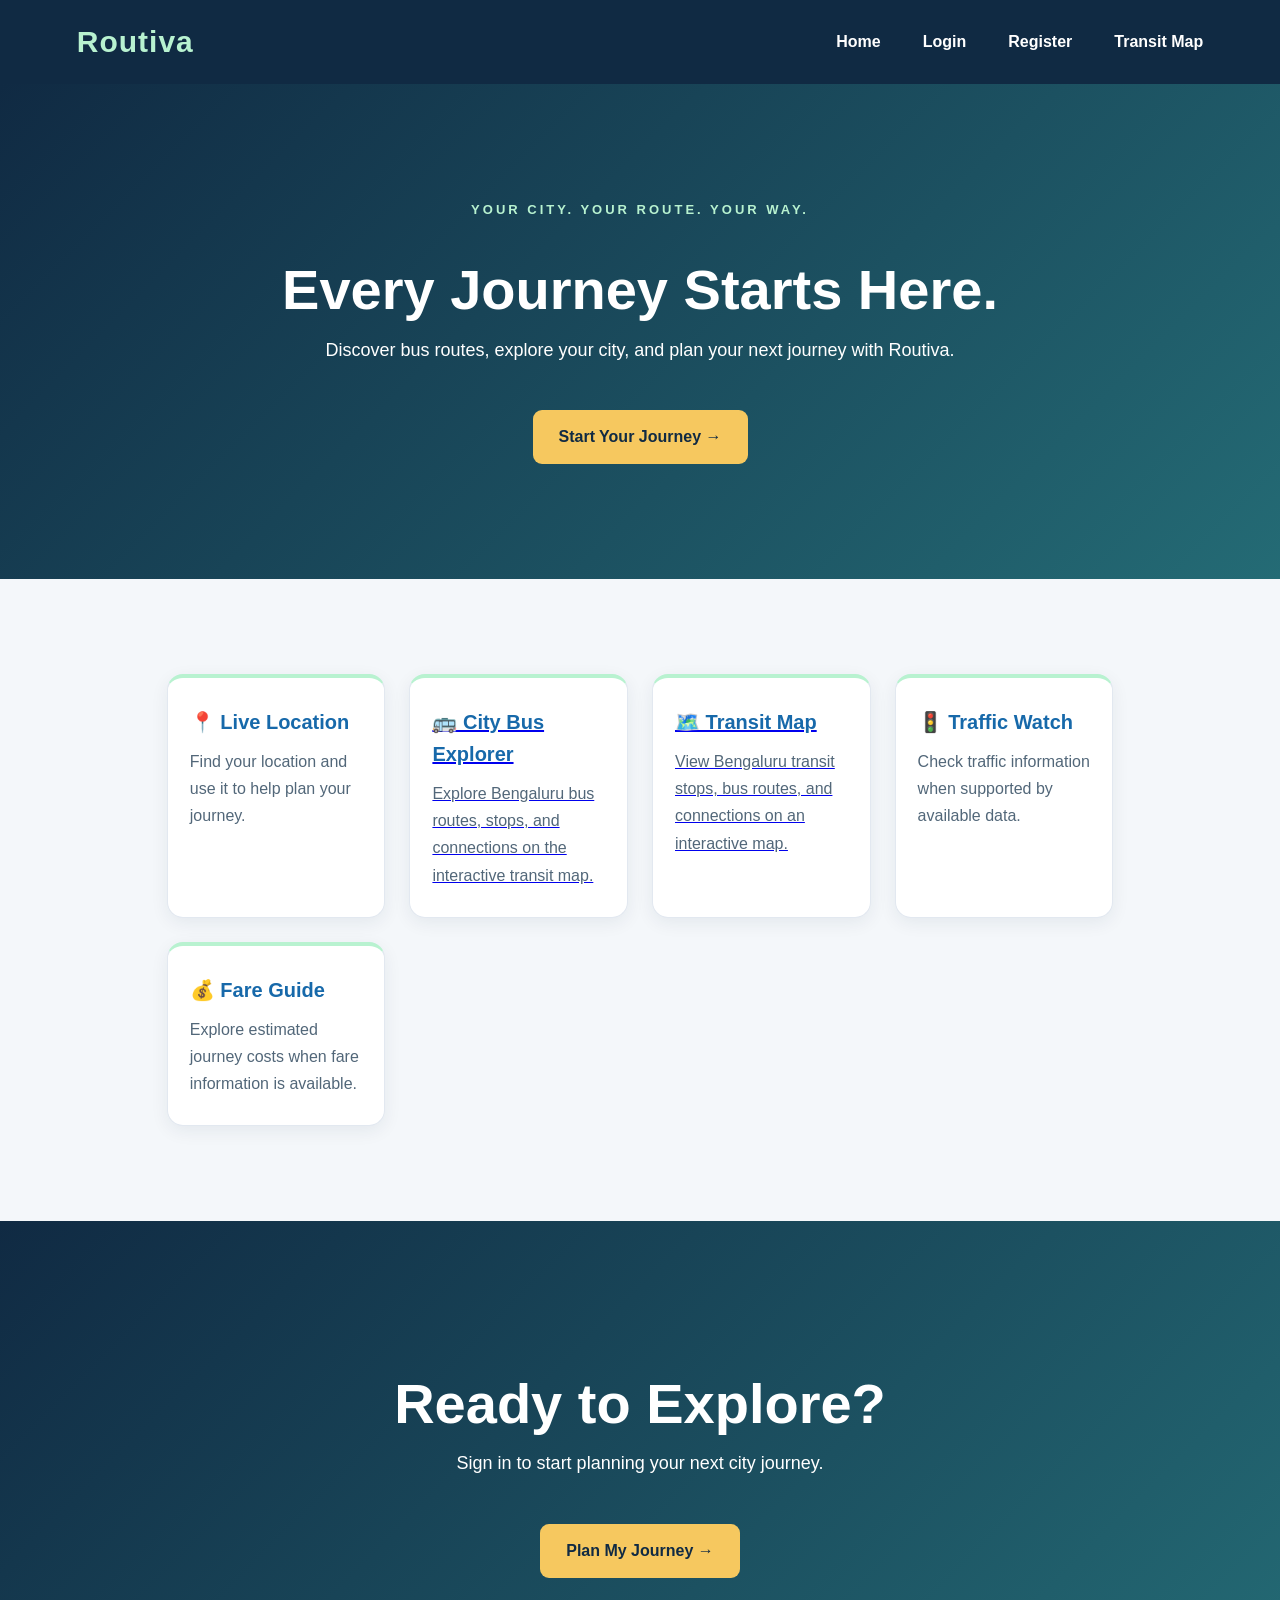
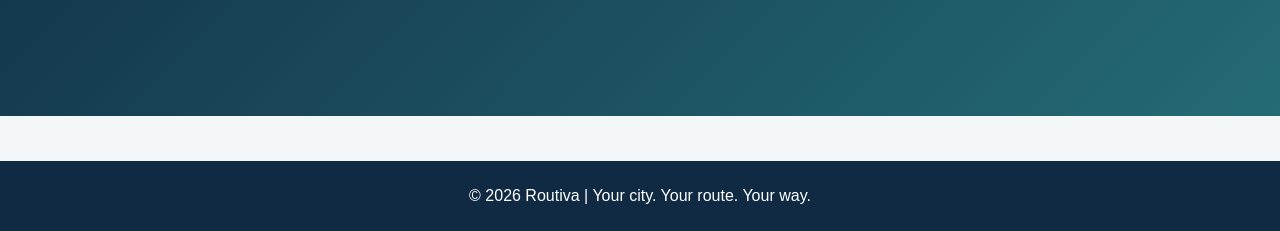
<file: frontend/index.html>
<!DOCTYPE html>
<html lang="en">
<head>
    <meta charset="UTF-8">
    <meta name="viewport" content="width=device-width, initial-scale=1.0">

    <title>Routiva — Smart City Travel</title>

    <link rel="stylesheet" href="css/style.css">
</head>

<body>

    <!-- Header -->
    <header>
        <h1>Routiva</h1>

        <nav>
            <a href="index.html">Home</a>
            <a href="login.html">Login</a>
            <a href="register.html">Register</a>
            <a href="transit-map.html">Transit Map</a>
        </nav>
    </header>

    <!-- Main Content -->
    <main>

        <!-- Hero Section -->
        <section class="hero">
            <p class="hero-tagline">YOUR CITY. YOUR ROUTE. YOUR WAY.</p>

            <h2>Every Journey Starts Here.</h2>

            <p>
                Discover bus routes, explore your city, and plan
                your next journey with Routiva.
            </p>

            <a class="button" href="login.html">
                Start Your Journey →
            </a>
        </section>

        <!-- Features Section -->
        <section class="features">

            <!-- Live Location -->
            <div class="card">
                <h3>📍 Live Location</h3>
                <p>
                    Find your location and use it to help plan
                    your journey.
                </p>
            </div>

            <!-- City Bus Explorer -->
            <a href="transit-map.html" class="card">
                <h3>🚌 City Bus Explorer</h3>
                <p>
                    Explore Bengaluru bus routes, stops,
                    and connections on the interactive transit map.
                </p>
            </a>

            <!-- Transit Map -->
            <a href="transit-map.html" class="card">
                <h3>🗺️ Transit Map</h3>
                <p>
                    View Bengaluru transit stops, bus routes,
                    and connections on an interactive map.
                </p>
            </a>

            <!-- Traffic Watch -->
            <div class="card">
                <h3>🚦 Traffic Watch</h3>
                <p>
                    Check traffic information when supported
                    by available data.
                </p>
            </div>

            <!-- Fare Guide -->
            <div class="card">
                <h3>💰 Fare Guide</h3>
                <p>
                    Explore estimated journey costs when
                    fare information is available.
                </p>
            </div>

        </section>

        <!-- Call to Action -->
        <section class="hero">
            <h2>Ready to Explore?</h2>

            <p>
                Sign in to start planning your next city journey.
            </p>

            <a class="button" href="login.html">
                Plan My Journey →
            </a>
        </section>

    </main>

    <!-- Footer -->
    <footer>
        <p>© 2026 Routiva | Your city. Your route. Your way.</p>
    </footer>

</body>
</html>
</file>
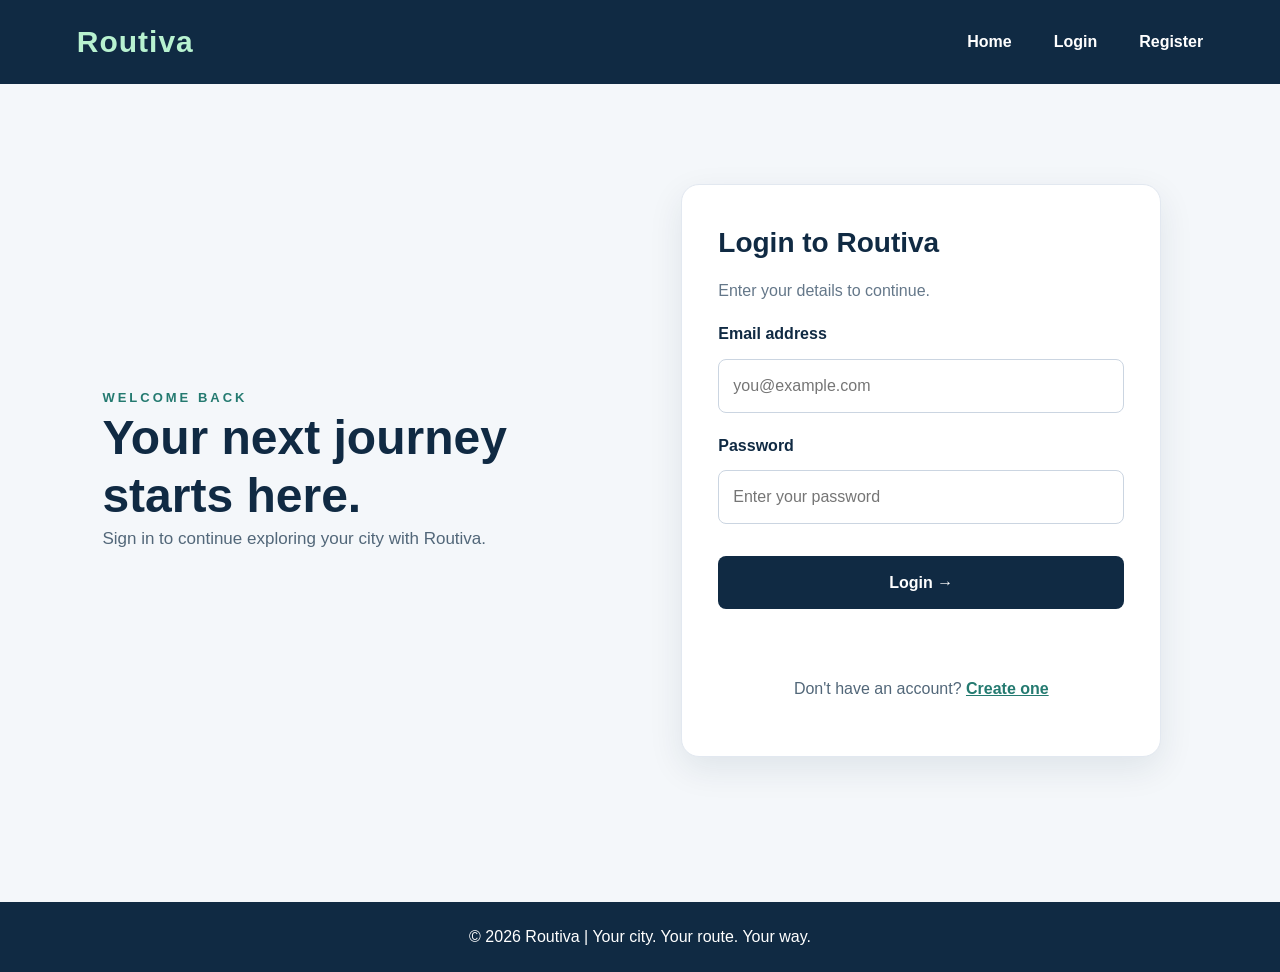
<file: frontend/dashboard.html>
<!DOCTYPE html>
<html lang="en">
<head>
    <meta charset="UTF-8">
    <meta name="viewport" content="width=device-width, initial-scale=1.0">
    <title>Dashboard | Routiva</title>
    <link rel="stylesheet" href="css/style.css">
</head>
<body>

    <header>
        <h1>Routiva</h1>
        <nav>
            <a href="dashboard.html">Dashboard</a>
            <a href="routes.html">Plan Journey</a>
            <a href="index.html" id="logoutLink">Logout</a>
        </nav>
    </header>

    <main class="dashboard-page">
        <section class="dashboard-welcome">
            <p class="hero-tagline">YOUR CITY. YOUR ROUTE. YOUR WAY.</p>
            <h2 id="welcomeMessage">Welcome back!</h2>
            <p>Where would you like to go today?</p>
            <a class="button" href="routes.html">Plan a Journey →</a>
        </section>

        <section class="dashboard-features">
            <a class="dashboard-card" href="routes.html">
                <span>🚌</span>
                <h3>City Bus Explorer</h3>
                <p>Explore available bus routes for your journey.</p>
                <strong>Explore routes →</strong>
            </a>

            <a class="dashboard-card" href="routes.html">
                <span>📍</span>
                <h3>Live Location</h3>
                <p>Use your location to help plan a trip.</p>
                <strong>Plan a trip →</strong>
            </a>

            <a class="dashboard-card" href="routes.html">
                <span>💰</span>
                <h3>Fare Guide</h3>
                <p>View fare estimates when information is available.</p>
                <strong>Check a journey →</strong>
            </a>
        </section>
    </main>

    <footer>
        <p>© 2026 Routiva | Your city. Your route. Your way.</p>
    </footer>

    <script>
       const storedUser = sessionStorage.getItem("localTransportUser");

        if (!storedUser) {
            window.location.href = "login.html";
        } else {
            let userName = "Traveller";

            try {
                const user = JSON.parse(storedUser);
                userName = user.name || user.fullName || user.username || userName;
            } catch (error) {
                userName = storedUser;
            }

            document.getElementById("welcomeMessage").textContent =
                "Welcome back, " + userName + "!";
        }

        document.getElementById("logoutLink").addEventListener("click", function (event) {
            event.preventDefault();
            sessionStorage.removeItem("loggedInUser");
            window.location.href = "login.html";
        });
    </script>

</body>
</html>
</file>
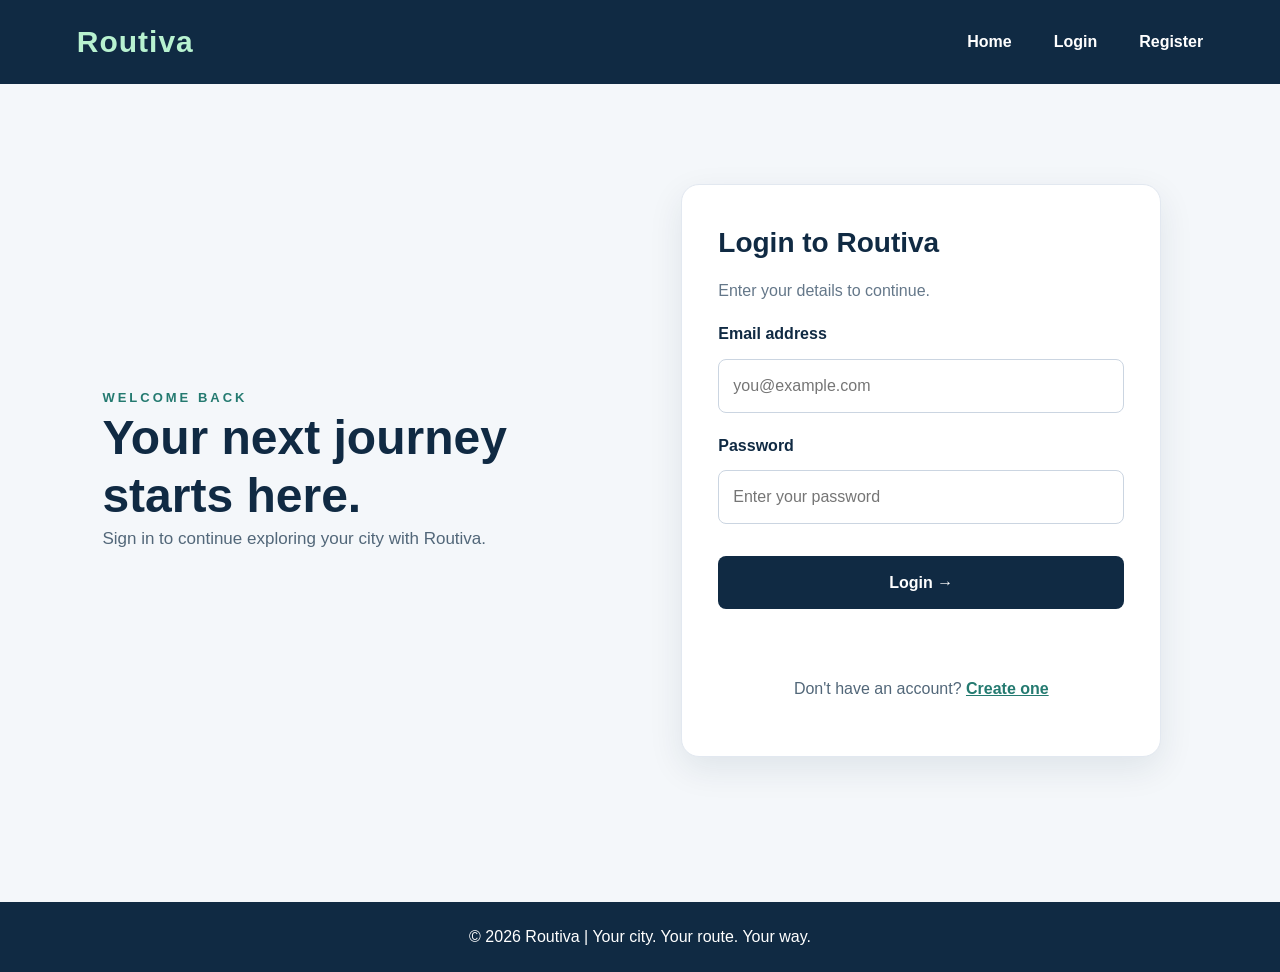
<file: frontend/login.html>
<!DOCTYPE html>
<html lang="en">
<head>
    <meta charset="UTF-8">
    <meta name="viewport" content="width=device-width, initial-scale=1.0">
    <title>Login | Routiva</title>
    <link rel="stylesheet" href="css/style.css">
</head>
<body>

    <header>
        <h1>Routiva</h1>
        <nav>
            <a href="index.html">Home</a>
            <a href="login.html">Login</a>
            <a href="register.html">Register</a>
        </nav>
    </header>

    <main class="auth-page">
        <section class="auth-intro">
            <p class="hero-tagline">WELCOME BACK</p>
            <h2>Your next journey starts here.</h2>
            <p>Sign in to continue exploring your city with Routiva.</p>
        </section>

        <section class="form-container">
            <h2>Login to Routiva</h2>
            <p class="form-subtitle">Enter your details to continue.</p>

            <form id="loginForm">
                <label for="email">Email address</label>
                <input
                    type="email"
                    id="email"
                    name="email"
                    placeholder="you@example.com"
                    autocomplete="email"
                    required
                >

                <label for="password">Password</label>
                <input
                    type="password"
                    id="password"
                    name="password"
                    placeholder="Enter your password"
                    autocomplete="current-password"
                    required
                >

                <button type="submit">Login →</button>
                <p id="message" role="status" aria-live="polite"></p>
            </form>

            <p class="form-switch">
                Don't have an account?
                <a href="register.html">Create one</a>
            </p>
        </section>
    </main>

    <footer>
        <p>© 2026 Routiva | Your city. Your route. Your way.</p>
    </footer>

    <script src="js/auth.js"></script>
</body>
</html>
</file>
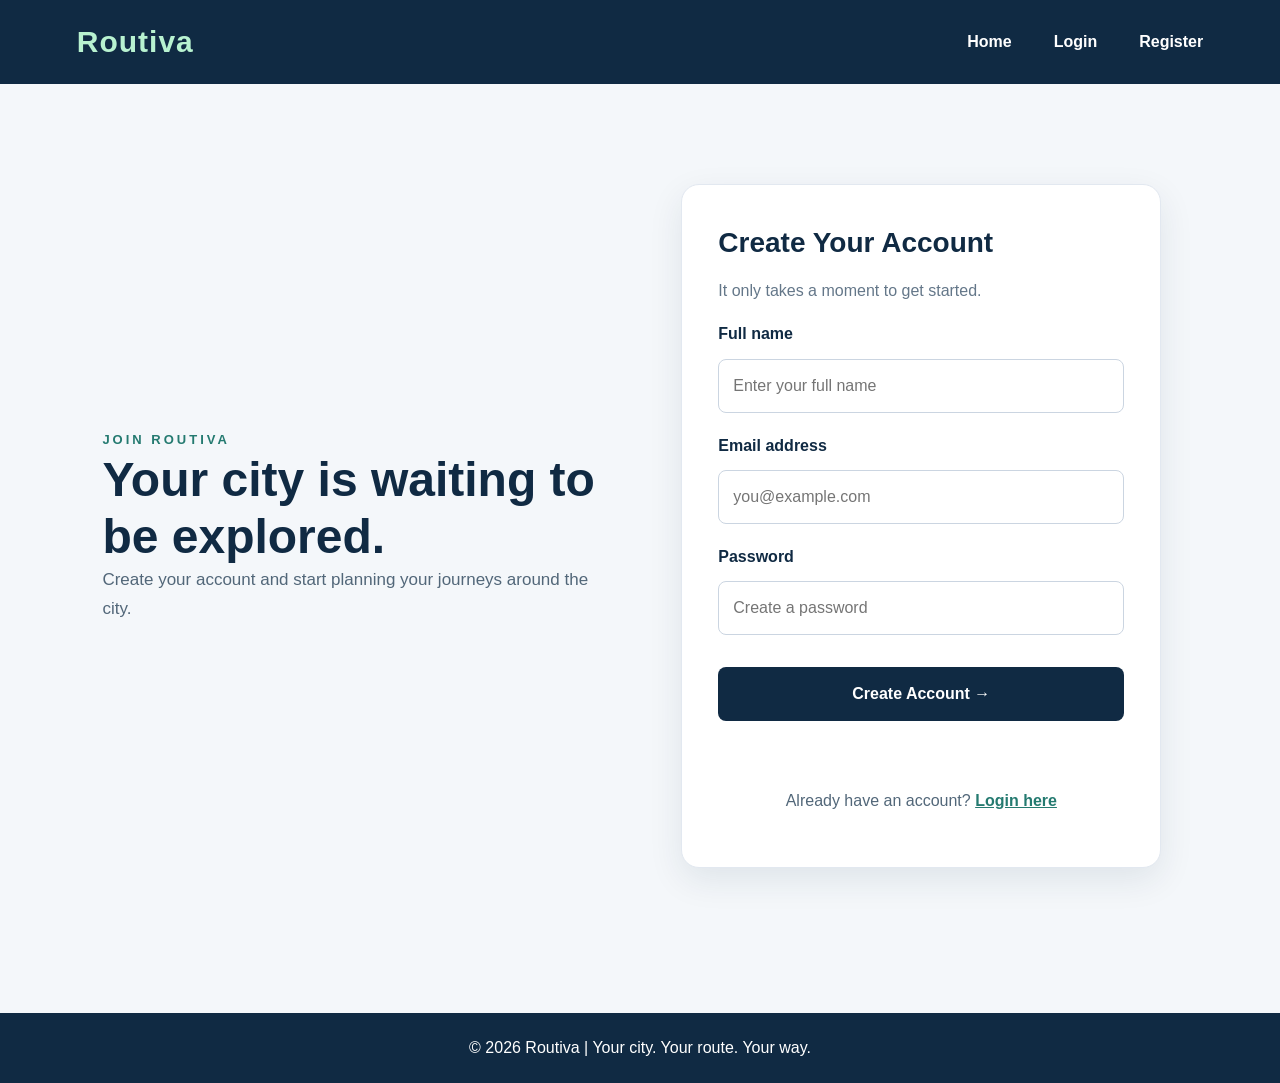
<file: frontend/register.html>
<!DOCTYPE html>
<html lang="en">
<head>
    <meta charset="UTF-8">
    <meta name="viewport" content="width=device-width, initial-scale=1.0">
    <title>Create Account | Routiva</title>
    <link rel="stylesheet" href="css/style.css">
</head>
<body>

    <header>
        <h1>Routiva</h1>
        <nav>
            <a href="index.html">Home</a>
            <a href="login.html">Login</a>
            <a href="register.html">Register</a>
        </nav>
    </header>

    <main class="auth-page">

        <section class="auth-intro">
            <p class="hero-tagline">JOIN ROUTIVA</p>
            <h2>Your city is waiting to be explored.</h2>
            <p>
                Create your account and start planning your journeys
                around the city.
            </p>
        </section>

        <section class="form-container">
            <h2>Create Your Account</h2>
            <p class="form-subtitle">It only takes a moment to get started.</p>

            <form id="registerForm">

                <label for="name">Full name</label>
                <input
                    type="text"
                    id="name"
                    name="name"
                    placeholder="Enter your full name"
                    autocomplete="name"
                    required
                >

                <label for="email">Email address</label>
                <input
                    type="email"
                    id="email"
                    name="email"
                    placeholder="you@example.com"
                    autocomplete="email"
                    required
                >

                <label for="password">Password</label>
                <input
                    type="password"
                    id="password"
                    name="password"
                    placeholder="Create a password"
                    autocomplete="new-password"
                    minlength="6"
                    required
                >

                <button type="submit">Create Account →</button>

                <p id="message" role="status" aria-live="polite"></p>
            </form>

            <p class="form-switch">
                Already have an account?
                <a href="login.html">Login here</a>
            </p>
        </section>

    </main>

    <footer>
        <p>© 2026 Routiva | Your city. Your route. Your way.</p>
    </footer>

    <script src="js/auth.js"></script>
</body>
</html>
</file>
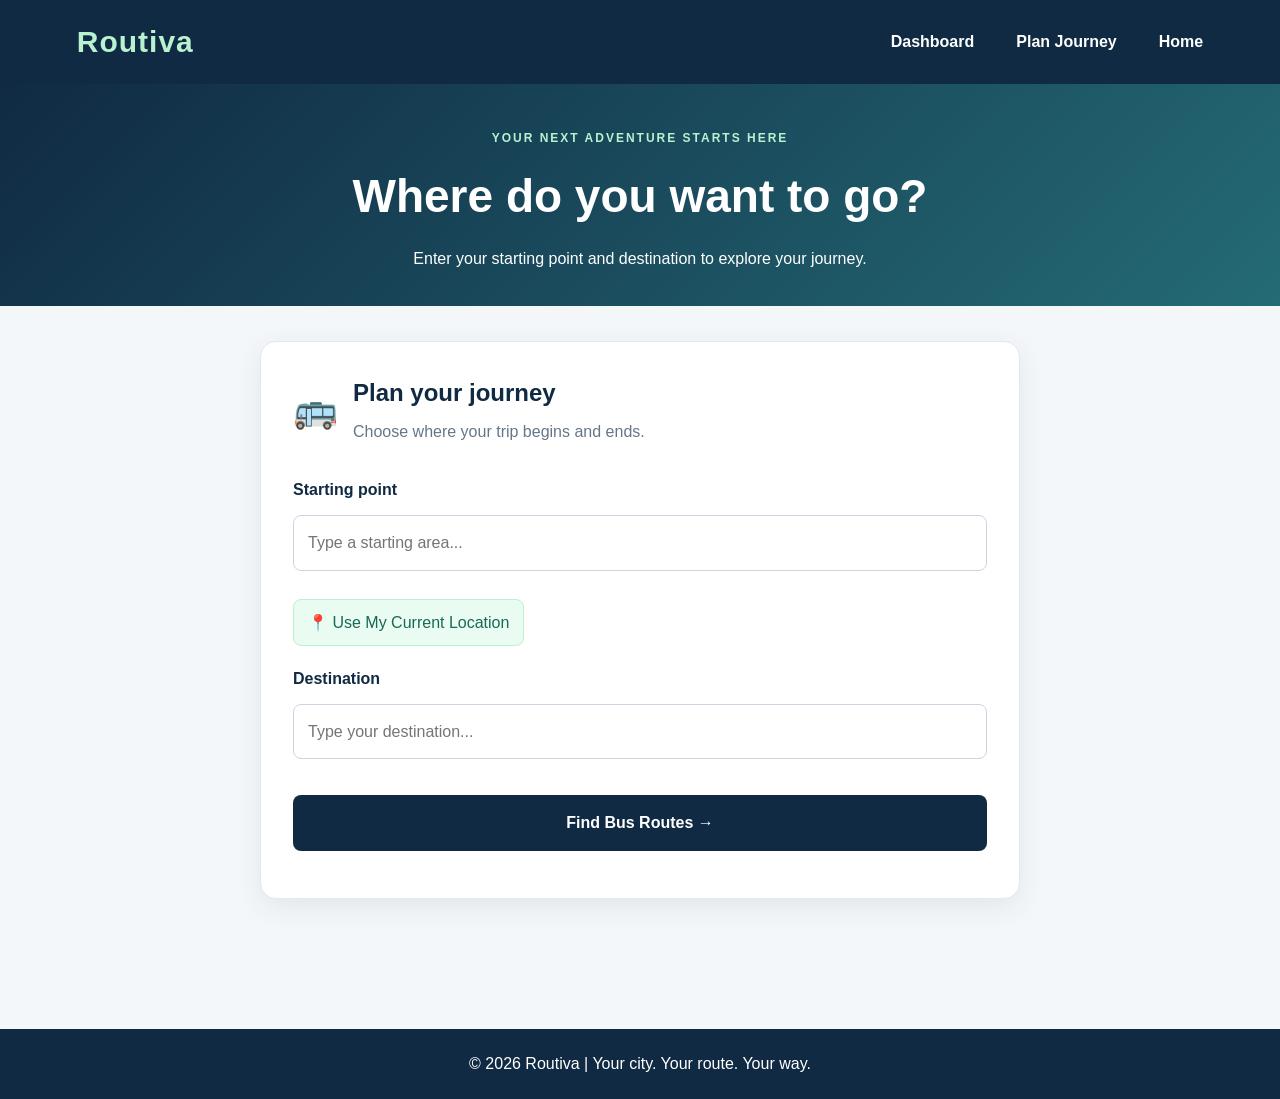
<file: frontend/routes.html>
<!DOCTYPE html>
<html lang="en">
<head>
    <meta charset="UTF-8">
    <meta name="viewport" content="width=device-width, initial-scale=1.0">
    <title>Plan Your Journey | Routiva</title>
    <link rel="stylesheet" href="css/style.css">
</head>

<body>
    <header>
        <h1>Routiva</h1>
        <nav>
            <a href="dashboard.html">Dashboard</a>
            <a href="routes.html">Plan Journey</a>
            <a href="index.html">Home</a>
        </nav>
    </header>

    <main class="journey-page">

        <section class="journey-intro">
            <p class="hero-tagline">YOUR NEXT ADVENTURE STARTS HERE</p>
            <h2>Where do you want to go?</h2>
            <p>Enter your starting point and destination to explore your journey.</p>
        </section>

        <section class="journey-panel">
            <div class="journey-heading">
                <span class="journey-icon">🚌</span>
                <div>
                    <h3>Plan your journey</h3>
                    <p>Choose where your trip begins and ends.</p>
                </div>
            </div>

            <form id="journeyForm">

                <label for="start">Starting point</label>
                <input
                    type="text"
                    id="start"
                    name="start"
                    placeholder="Type a starting area..."
                    list="placeSuggestions"
                    autocomplete="off"
                    required
                >

                <button type="button" id="locationButton">
                    📍 Use My Current Location
                </button>

                <label for="destination">Destination</label>
                <input
                    type="text"
                    id="destination"
                    name="destination"
                    placeholder="Type your destination..."
                    list="placeSuggestions"
                    autocomplete="off"
                    required
                >

                <datalist id="placeSuggestions">
                    <option value="Majestic"></option>
                    <option value="Marathahalli"></option>
                    <option value="Margodi"></option>
                    <option value="Electronic City"></option>
                    <option value="Whitefield"></option>
                    <option value="Hebbal"></option>
                    <option value="Indiranagar"></option>
                    <option value="Koramangala"></option>
                    <option value="Silk Board"></option>
                    <option value="KR Market"></option>
                </datalist>

                <button class="button journey-submit" type="submit">
                    Find Bus Routes →
                </button>

            </form>

            <p id="journeyMessage" role="status" aria-live="polite"></p>
        </section>

    </main>

    <footer>
        <p>© 2026 Routiva | Your city. Your route. Your way.</p>
    </footer>

    <script src="js/routes.js"></script>
</body>
</html>
</file>
<file: frontend/css/style.css>
* {
    margin: 0;
    padding: 0;
    box-sizing: border-box;
}

body {
    font-family: Arial, sans-serif;
    background-color: #f3f6fb;
    color: #243047;
    line-height: 1.6;
}

header {
    background-color: #123b67;
    color: white;
    padding: 20px 7%;
    display: flex;
    justify-content: space-between;
    align-items: center;
    flex-wrap: wrap;
    gap: 12px;
}

header h1 {
    font-size: 26px;
}

nav a {
    color: white;
    text-decoration: none;
    margin-left: 20px;
    font-weight: bold;
}

nav a:hover {
    color: #ffd166;
}

.hero {
    text-align: center;
    padding: 85px 20px;
    background: linear-gradient(135deg, #123b67, #2879b9);
    color: white;
}

.hero h2 {
    font-size: 38px;
    margin-bottom: 15px;
}

.hero p {
    max-width: 600px;
    margin: 0 auto 25px;
}

.button {
    display: inline-block;
    background-color: #ffd166;
    color: #123b67;
    padding: 12px 25px;
    border-radius: 7px;
    text-decoration: none;
    font-weight: bold;
}

.button:hover {
    background-color: white;
}

.features {
    max-width: 1100px;
    margin: 40px auto;
    padding: 0 20px;
    display: grid;
    grid-template-columns: repeat(2, minmax(0, 1fr));
    gap: 22px;
}

.card {
    background-color: white;
    padding: 28px;
    border-radius: 12px;
    box-shadow: 0 4px 14px rgba(0, 0, 0, 0.08);
}

.card h3 {
    color: #1769aa;
    margin-bottom: 10px;
}

footer {
    background-color: #123b67;
    color: white;
    text-align: center;
    padding: 18px;
    margin-top: 45px;
}

@media (max-width: 600px) {
    header {
        flex-direction: column;
        text-align: center;
    }

    nav a {
        margin: 0 8px;
    }

    .hero h2 {
        font-size: 29px;
    }

    .features {
        grid-template-columns: 1fr;
    }
}
/* Form styling */
.form-container {
    max-width: 520px;
    margin: 45px auto;
    padding: 30px;
    background: white;
    border-radius: 12px;
    box-shadow: 0 4px 14px rgba(0, 0, 0, 0.08);
}

.form-container h2 {
    margin-bottom: 12px;
    color: #123b67;
}

.form-container p {
    margin-bottom: 18px;
}

form {
    display: flex;
    flex-direction: column;
    gap: 10px;
}

form label {
    font-weight: bold;
}

form input {
    padding: 12px;
    border: 1px solid #cbd5e1;
    border-radius: 6px;
    font: inherit;
    margin-bottom: 8px;
}

form input:focus {
    outline: 2px solid #2879b9;
    border-color: #2879b9;
}

form button {
    cursor: pointer;
    border: none;
    font: inherit;
    margin-top: 8px;
}

#message,
#journeyMessage {
    margin-top: 15px;
}

#routeResults {
    margin-top: 24px;
}

@media (max-width: 600px) {
    .form-container {
        margin: 25px 15px;
        padding: 22px;
    }
}

/* Routiva modern homepage theme */
body {
    background-color: #F4F7FA;
    color: #102A43;
    font-family: "Segoe UI", Arial, sans-serif;
}

header {
    background-color: #102A43;
    color: white;
    padding: 20px 5%;
}

header h1 {
    color: #B8F2D0;
}

.hero {
    background: linear-gradient(135deg, #102A43, #246B75);
    color: white;
    padding: 70px 5%;
    text-align: center;
}

.hero h2 {
    font-size: 42px;
    margin-bottom: 15px;
}

button,
.hero a {
    background-color: #F6C85F;
    color: #102A43;
    padding: 12px 22px;
    border: none;
    border-radius: 8px;
    font-weight: bold;
    cursor: pointer;
    text-decoration: none;
    transition: 0.2s ease;
}

button:hover,
.hero a:hover {
    background-color: #B8F2D0;
    transform: translateY(-2px);
}

.card {
    background-color: white;
    border-radius: 14px;
    padding: 24px;
    box-shadow: 0 5px 18px rgba(16, 42, 67, 0.08);
    transition: transform 0.2s ease, box-shadow 0.2s ease;
}

.card:hover {
    transform: translateY(-5px);
    box-shadow: 0 10px 24px rgba(16, 42, 67, 0.14);
}

/* ===== Routiva Full-Screen Homepage Layout ===== */

html {
    min-height: 100%;
    scroll-behavior: smooth;
}

body {
    margin: 0;
    min-height: 100vh;
    background: #F4F7FA;
    color: #102A43;
    font-family: "Segoe UI", Arial, sans-serif;
}

/* Header */
header {
    display: flex;
    justify-content: space-between;
    align-items: center;
    flex-wrap: wrap;
    gap: 16px;
    padding: 18px 6%;
    background: #102A43;
    color: white;
}

header h1 {
    margin: 0;
    color: #B8F2D0;
    font-size: 30px;
    letter-spacing: 1px;
}

nav {
    display: flex;
    flex-wrap: wrap;
    gap: 22px;
}

nav a {
    color: white;
    text-decoration: none;
    font-weight: 600;
    transition: color 0.2s ease;
}

nav a:hover {
    color: #B8F2D0;
}

/* Main content */
main {
    width: 100%;
}

/* Hero sections */
.hero {
    box-sizing: border-box;
    min-height: 55vh;
    padding: 75px 8%;
    display: flex;
    flex-direction: column;
    align-items: center;
    justify-content: center;
    text-align: center;
    background: linear-gradient(135deg, #102A43, #246B75);
    color: white;
}

.hero h2 {
    max-width: 850px;
    margin: 12px 0;
    font-size: clamp(32px, 5vw, 56px);
    line-height: 1.15;
}

.hero p {
    max-width: 650px;
    font-size: 18px;
    line-height: 1.7;
}

.hero .hero-tagline {
    color: #B8F2D0;
    font-size: 13px;
    font-weight: bold;
    letter-spacing: 3px;
}

.hero .button {
    display: inline-block;
    margin-top: 20px;
    padding: 14px 26px;
    border-radius: 9px;
    background: #F6C85F;
    color: #102A43;
    text-decoration: none;
    font-weight: bold;
    transition: transform 0.2s ease,
                background 0.2s ease;
}

.hero .button:hover {
    background: #B8F2D0;
    transform: translateY(-3px);
}

/* Feature cards */
.features {
    box-sizing: border-box;
    display: grid;
    grid-template-columns: repeat(4, minmax(0, 1fr));
    gap: 24px;
    padding: 55px 6%;
}

.card {
    background: white;
    border: 1px solid #E2E8F0;
    border-radius: 16px;
    padding: 28px 22px;
    box-shadow: 0 5px 18px rgba(16, 42, 67, 0.07);
    transition: transform 0.2s ease,
                box-shadow 0.2s ease;
}

.card h3 {
    margin-top: 0;
    font-size: 20px;
}

.card p {
    color: #526779;
    line-height: 1.7;
}

.card:hover {
    transform: translateY(-6px);
    box-shadow: 0 12px 28px rgba(16, 42, 67, 0.13);
}

/* Footer */
footer {
    padding: 22px 6%;
    background: #102A43;
    color: white;
    text-align: center;
}

footer p {
    margin: 0;
}

/* Tablets */
@media (max-width: 1000px) {
    .features {
        grid-template-columns: repeat(2, minmax(0, 1fr));
    }
}

/* Phones */
@media (max-width: 600px) {
    header {
        flex-direction: column;
        text-align: center;
    }

    nav {
        justify-content: center;
        gap: 16px;
    }

    .hero {
        min-height: 45vh;
        padding: 50px 6%;
    }

    .hero h2 {
        font-size: 34px;
    }

    .features {
        grid-template-columns: 1fr;
        padding: 30px 6%;
        gap: 18px;
    }
}

/* ===== Routiva Login Page ===== */

.auth-page {
    min-height: 75vh;
    display: grid;
    grid-template-columns: 1fr 1fr;
    align-items: center;
    gap: 50px;
    padding: 55px 8%;
    box-sizing: border-box;
    background: #F4F7FA;
}

.auth-intro h2 {
    font-size: clamp(32px, 4vw, 48px);
    line-height: 1.2;
    color: #102A43;
}

.auth-intro p {
    color: #526779;
    font-size: 17px;
    line-height: 1.7;
}

.auth-intro .hero-tagline {
    color: #247A70;
    font-size: 13px;
    font-weight: bold;
    letter-spacing: 3px;
}

.form-container {
    width: 100%;
    max-width: 480px;
    box-sizing: border-box;
    justify-self: center;
    padding: 36px;
    background: white;
    border: 1px solid #E2E8F0;
    border-radius: 18px;
    box-shadow: 0 12px 35px rgba(16, 42, 67, 0.09);
}

.form-container h2 {
    margin-top: 0;
    color: #102A43;
    font-size: 28px;
}

.form-subtitle {
    color: #647789;
    margin-bottom: 25px;
}

.form-container form {
    display: flex;
    flex-direction: column;
    gap: 12px;
}

.form-container label {
    font-weight: 600;
    color: #102A43;
}

.form-container input {
    width: 100%;
    box-sizing: border-box;
    padding: 13px 14px;
    border: 1px solid #CBD5E1;
    border-radius: 8px;
    font-size: 16px;
    background: #FFFFFF;
}

.form-container input:focus {
    outline: 2px solid #247A70;
    border-color: #247A70;
}

.form-container button {
    margin-top: 12px;
    padding: 14px;
    border: none;
    border-radius: 8px;
    background: #102A43;
    color: white;
    font-size: 16px;
    font-weight: bold;
    cursor: pointer;
    transition: background 0.2s ease;
}

.form-container button:hover {
    background: #247A70;
}

.form-switch {
    margin-top: 22px;
    color: #526779;
    text-align: center;
}

.form-switch a {
    color: #247A70;
    font-weight: bold;
}

@media (max-width: 750px) {
    .auth-page {
        grid-template-columns: 1fr;
        gap: 20px;
        padding: 35px 6%;
    }

    .auth-intro {
        text-align: center;
    }

    .form-container {
        padding: 25px;
    }
}

/* ===== Routiva Dashboard ===== */

.dashboard-page {
    min-height: 75vh;
    background: #F4F7FA;
}

.dashboard-welcome {
    padding: 65px 7%;
    background: linear-gradient(135deg, #102A43, #246B75);
    color: white;
}

.dashboard-welcome .hero-tagline {
    color: #B8F2D0;
    font-size: 13px;
    font-weight: bold;
    letter-spacing: 3px;
}

.dashboard-welcome h2 {
    font-size: clamp(32px, 5vw, 52px);
    margin: 15px 0;
}

.dashboard-welcome p {
    line-height: 1.7;
}

.dashboard-welcome .button {
    display: inline-block;
    margin-top: 15px;
    padding: 14px 24px;
    background: #F6C85F;
    color: #102A43;
    border-radius: 8px;
    text-decoration: none;
    font-weight: bold;
}

.dashboard-features {
    display: grid;
    grid-template-columns: repeat(3, minmax(0, 1fr));
    gap: 24px;
    padding: 45px 6%;
}

.dashboard-card {
    display: block;
    padding: 28px;
    background: white;
    border: 1px solid #E2E8F0;
    border-radius: 16px;
    color: #102A43;
    text-decoration: none;
    box-shadow: 0 5px 18px rgba(16, 42, 67, 0.07);
    transition: transform 0.2s ease, box-shadow 0.2s ease;
}

.dashboard-card:hover {
    transform: translateY(-5px);
    box-shadow: 0 12px 25px rgba(16, 42, 67, 0.12);
}

.dashboard-card span {
    font-size: 32px;
}

.dashboard-card p {
    color: #526779;
    line-height: 1.6;
}

.dashboard-card strong {
    color: #247A70;
}

@media (max-width: 750px) {
    .dashboard-features {
        grid-template-columns: 1fr;
    }
}

/* ===== Routiva Journey Page ===== */

.journey-page {
    min-height: 80vh;
    background: #F4F7FA;
    padding-bottom: 50px;
}

.journey-intro {
    padding: 45px 7% 35px;
    text-align: center;
    background: linear-gradient(135deg, #102A43, #246B75);
    color: white;
}

.journey-intro .hero-tagline {
    color: #B8F2D0;
    font-size: 12px;
    font-weight: bold;
    letter-spacing: 2px;
}

.journey-intro h2 {
    margin: 12px 0;
    font-size: clamp(30px, 4vw, 46px);
}

.journey-intro p {
    line-height: 1.6;
}

.journey-panel {
    width: min(760px, 88%);
    box-sizing: border-box;
    margin: 35px auto;
    padding: 32px;
    background: white;
    border: 1px solid #E2E8F0;
    border-radius: 16px;
    box-shadow: 0 8px 28px rgba(16, 42, 67, 0.08);
}

.journey-heading {
    display: flex;
    align-items: center;
    gap: 15px;
    margin-bottom: 25px;
}

.journey-icon {
    font-size: 36px;
}

.journey-heading h3 {
    margin: 0 0 6px;
    font-size: 24px;
}

.journey-heading p {
    margin: 0;
    color: #647789;
}

#journeyForm {
    display: flex;
    flex-direction: column;
    gap: 12px;
}

#journeyForm label {
    margin-top: 8px;
    font-weight: 600;
    color: #102A43;
}

#journeyForm input {
    width: 100%;
    box-sizing: border-box;
    padding: 14px;
    border: 1px solid #CBD5E1;
    border-radius: 8px;
    font-size: 16px;
}

#journeyForm input:focus {
    outline: 2px solid #247A70;
    border-color: #247A70;
}

#locationButton {
    align-self: flex-start;
    padding: 10px 14px;
    border: 1px solid #B8F2D0;
    border-radius: 8px;
    background: #EAFBF2;
    color: #176B55;
    cursor: pointer;
}

#journeyForm .journey-submit {
    margin-top: 16px;
    padding: 15px;
    border: none;
    border-radius: 8px;
    background: #102A43;
    color: white;
    font-size: 16px;
    font-weight: bold;
    cursor: pointer;
}

#journeyForm .journey-submit:hover {
    background: #247A70;
}

.journey-results {
    width: min(1000px, 88%);
    box-sizing: border-box;
    margin: 30px auto;
    padding: 28px;
    background: white;
    border-radius: 16px;
    box-shadow: 0 5px 20px rgba(16, 42, 67, 0.07);
}

@media (max-width: 600px) {
    .journey-panel {
        padding: 22px;
    }

    .journey-results {
        padding: 18px;
    }
}

/* ===== Routiva Bus Results Page ===== */

.bus-results-page {
    min-height: 80vh;
    background: #F4F7FA;
}

.bus-results-hero {
    padding: 45px 7%;
    text-align: center;
    color: white;
    background: linear-gradient(135deg, #102A43, #246B75);
}

.bus-results-hero .hero-tagline {
    color: #B8F2D0;
    font-size: 12px;
    font-weight: bold;
    letter-spacing: 2px;
}

.bus-results-hero h2 {
    font-size: clamp(30px, 4vw, 44px);
    margin: 12px 0;
}

.bus-results-hero p {
    line-height: 1.6;
}

.bus-results-content {
    width: min(950px, 88%);
    margin: 35px auto;
}

.back-link {
    color: #247A70;
    font-weight: bold;
    text-decoration: none;
}

.bus-results-list {
    display: grid;
    gap: 18px;
    margin-top: 25px;
}

.bus-result-card {
    display: flex;
    align-items: center;
    justify-content: space-between;
    gap: 20px;
    padding: 24px;
    background: white;
    border: 1px solid #E2E8F0;
    border-radius: 14px;
    box-shadow: 0 5px 18px rgba(16, 42, 67, 0.06);
}

.bus-result-card h3 {
    margin-top: 0;
    color: #102A43;
}

.bus-result-card p {
    color: #526779;
    line-height: 1.6;
}

.bus-result-card a {
    display: inline-block;
    padding: 12px 16px;
    border-radius: 8px;
    background: #102A43;
    color: white;
    text-decoration: none;
    font-weight: bold;
    white-space: nowrap;
}

.bus-result-card a:hover {
    background: #247A70;
}

@media (max-width: 600px) {
    .bus-result-card {
        align-items: flex-start;
        flex-direction: column;
    }
}

/* ===== Routiva Bus Map Page ===== */

.bus-map-content {
    width: min(1100px, 90%);
    margin: 35px auto;
}

#busMap {
    width: 100%;
    height: 500px;
    margin-top: 25px;
    border: 1px solid #D5DEE8;
    border-radius: 14px;
    overflow: hidden;
    background: #E8EEF2;
}

#mapMessage {
    color: #526779;
    line-height: 1.6;
}

@media (max-width: 600px) {
    #busMap {
        height: 380px;
    }
}

/* ===== Routiva Bus Result Cards ===== */

.bus-results-content > h2 {
    margin-top: 28px;
    color: #102A43;
    font-size: 28px;
}

.bus-results-content > p {
    line-height: 1.7;
    color: #526779;
}

.bus-results-list {
    display: grid;
    grid-template-columns: repeat(auto-fit, minmax(280px, 1fr));
    gap: 20px;
    margin-top: 25px;
}

.bus-result-card {
    display: flex;
    flex-direction: column;
    align-items: stretch;
    gap: 16px;
    padding: 25px;
    background: #FFFFFF;
    border: 1px solid #DCE6EF;
    border-radius: 18px;
    box-shadow: 0 8px 24px rgba(16, 42, 67, 0.07);
    transition: transform 0.2s ease, box-shadow 0.2s ease;
}

.bus-result-card:hover {
    transform: translateY(-4px);
    box-shadow: 0 14px 30px rgba(16, 42, 67, 0.12);
}

.bus-result-card h3 {
    margin: 0 0 12px;
    color: #102A43;
    font-size: 22px;
}

.bus-result-card p {
    margin: 8px 0;
    color: #526779;
    line-height: 1.6;
}

.bus-result-card a {
    width: fit-content;
    padding: 12px 18px;
    background: #102A43;
    color: #FFFFFF;
    border-radius: 9px;
    text-decoration: none;
    font-weight: 600;
    transition: background 0.2s ease;
}

.bus-result-card a:hover {
    background: #247A70;
}

@media (max-width: 600px) {
    .bus-results-content {
        width: 90%;
    }

    .bus-result-card {
        padding: 20px;
    }
}

/* Bus route status labels */

.route-sample {
    display: inline-block;
    width: fit-content;
    padding: 8px 12px;
    border-radius: 8px;
    background: #FFF3D6;
    color: #805600 !important;
    font-size: 13px;
    font-weight: 700;
}

.route-verified {
    display: inline-block;
    width: fit-content;
    padding: 8px 12px;
    border-radius: 8px;
    background: #DDF8E8;
    color: #176B4D !important;
    font-size: 13px;
    font-weight: 700;
}

/* ===== Routiva Homepage Interactions ===== */

/* Smooth scrolling */
html {
    scroll-behavior: smooth;
}

/* Feature cards */
.features .card {
    position: relative;
    overflow: hidden;
    cursor: pointer;
    border-top: 4px solid #B8F2D0;
    transition:
        transform 0.25s ease,
        box-shadow 0.25s ease,
        border-color 0.25s ease;
}

.features .card:hover {
    transform: translateY(-8px);
    border-top-color: #F6C85F;
    box-shadow: 0 16px 32px rgba(16, 42, 67, 0.15);
}

/* Buttons */
button,
.button {
    transition:
        transform 0.2s ease,
        background-color 0.2s ease,
        box-shadow 0.2s ease;
}

button:hover,
.button:hover {
    transform: translateY(-2px);
    box-shadow: 0 6px 14px rgba(16, 42, 67, 0.15);
}

button:active,
.button:active {
    transform: scale(0.98);
}

/* Keyboard accessibility */
a:focus-visible,
button:focus-visible {
    outline: 3px solid #F6C85F;
    outline-offset: 4px;
}

/* Respect reduced-motion preferences */
@media (prefers-reduced-motion: reduce) {
    *,
    *::before,
    *::after {
        scroll-behavior: auto !important;
        transition: none !important;
    }
}
</file>
